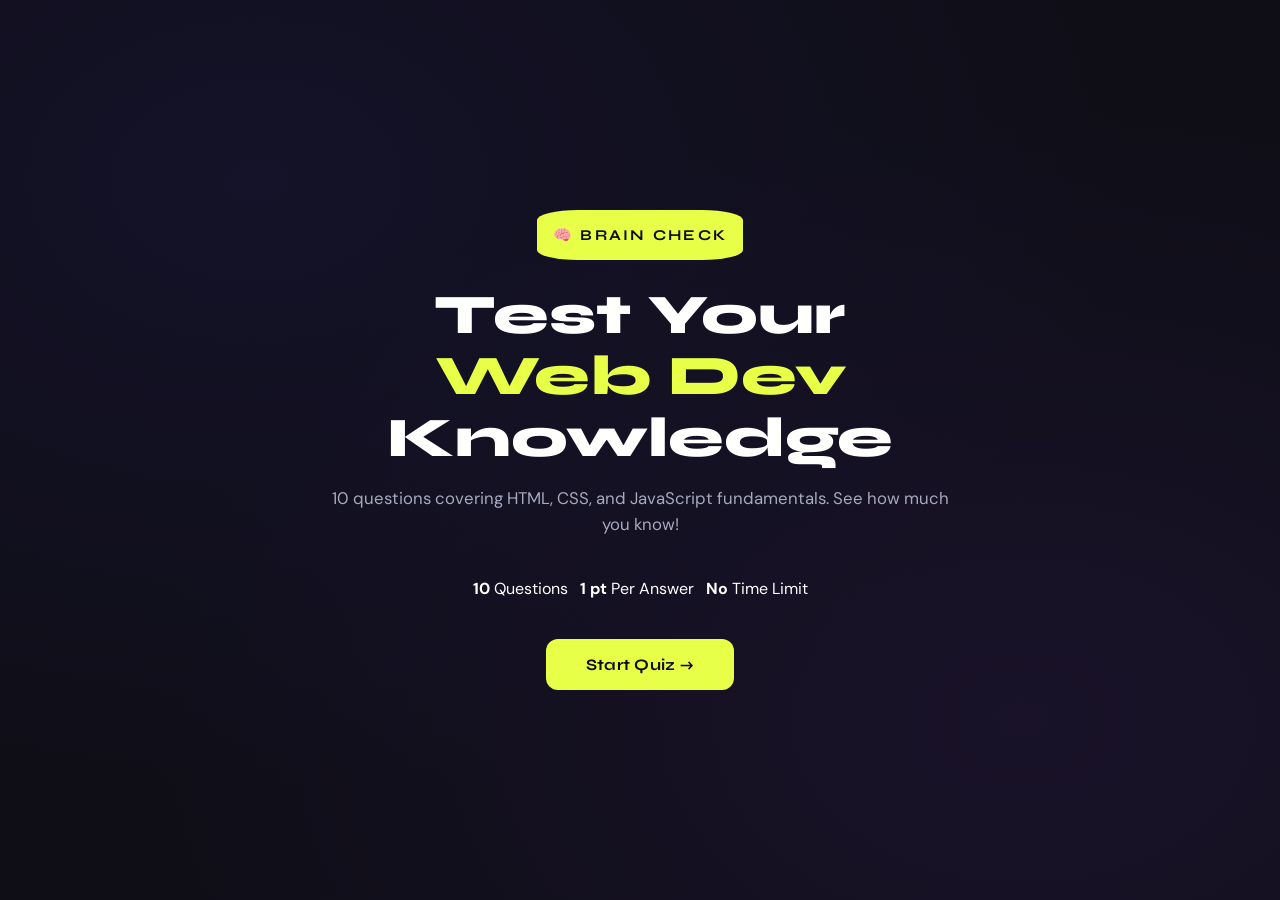
<file: index.html>
<!DOCTYPE html>
<html lang="en">
<head>
  <meta charset="UTF-8" />
  <meta name="viewport" content="width=device-width, initial-scale=1.0"/>
  <title>Quiz App</title>
  <link href="https://fonts.googleapis.com/css2?family=Syne:wght@700;800&family=DM+Sans:wght@400;500&display=swap" rel="stylesheet"/>
  <link rel="stylesheet" href="style.css">
</head>
<body>
<div class="container">


  <div class="screen active start-screen" id="startScreen">
    <div class="badge">🧠 Brain Check</div>
    <h1>Test Your <span>Web Dev</span> Knowledge</h1>
    <p>10 questions covering HTML, CSS, and JavaScript fundamentals. See how much you know!</p>
    <div class="info-row">
      <div class="info"><strong>10</strong> Questions</div>
      <div class="info"><strong>1 pt</strong> Per Answer</div>
      <div class="info"><strong>No</strong> Time Limit</div>
    </div>
    <button class="btn" onclick="startQuiz()">Start Quiz →</button>
  </div>
  


  <div class="screen quiz-screen" id="quizScreen">
    <div class="top-bar">
      <div class="q-counter">Question <span id="qNum">1</span> of 10</div>
      <div class="score-badge">Score: <span id="scoreDisplay">0</span></div>
    </div>
    <div class="progress-bar"><div class="progress-fill" id="progressFill"></div></div>
    <div class="question-card"><p id="questionText"></p></div>
    <div class="options-grid" id="optionsGrid"></div>
    <p class="feedback-msg" id="feedbackMsg"></p>
  </div>


  <div class="screen result-screen" id="resultScreen">
    <div class="result-ring">
      <svg width="140" height="140" viewBox="0 0 140 140">
        <circle class="ring-bg" cx="70" cy="70" r="55"/>
        <circle class="ring-fill" id="ringFill" cx="70" cy="70" r="55"/>
      </svg>
      <div class="ring-label" id="ringLabel"></div>
    </div>
    <h2 class="result-title" id="resultTitle"></h2>
    <p class="result-subtitle" id="resultSubtitle"></p>
    <div class="result-stats">
      <div class="stat-box">
        <span class="val green" id="statCorrect"></span>
        <span class="lbl">Correct</span>
      </div>
      <div class="stat-box">
        <span class="val red" id="statWrong"></span>
        <span class="lbl">Wrong</span>
      </div>
      <div class="stat-box">
        <span class="val yellow" id="statPct"></span>
        <span class="lbl">Score</span>
      </div>
    </div>
    <button class="btn btn-outline" onclick="location.reload()">Try Again</button>
    <button class="btn" onclick="location.reload()">New Game</button>
  </div>

</div>

<script src="main.js"></script>
</body>
</html>
</file>
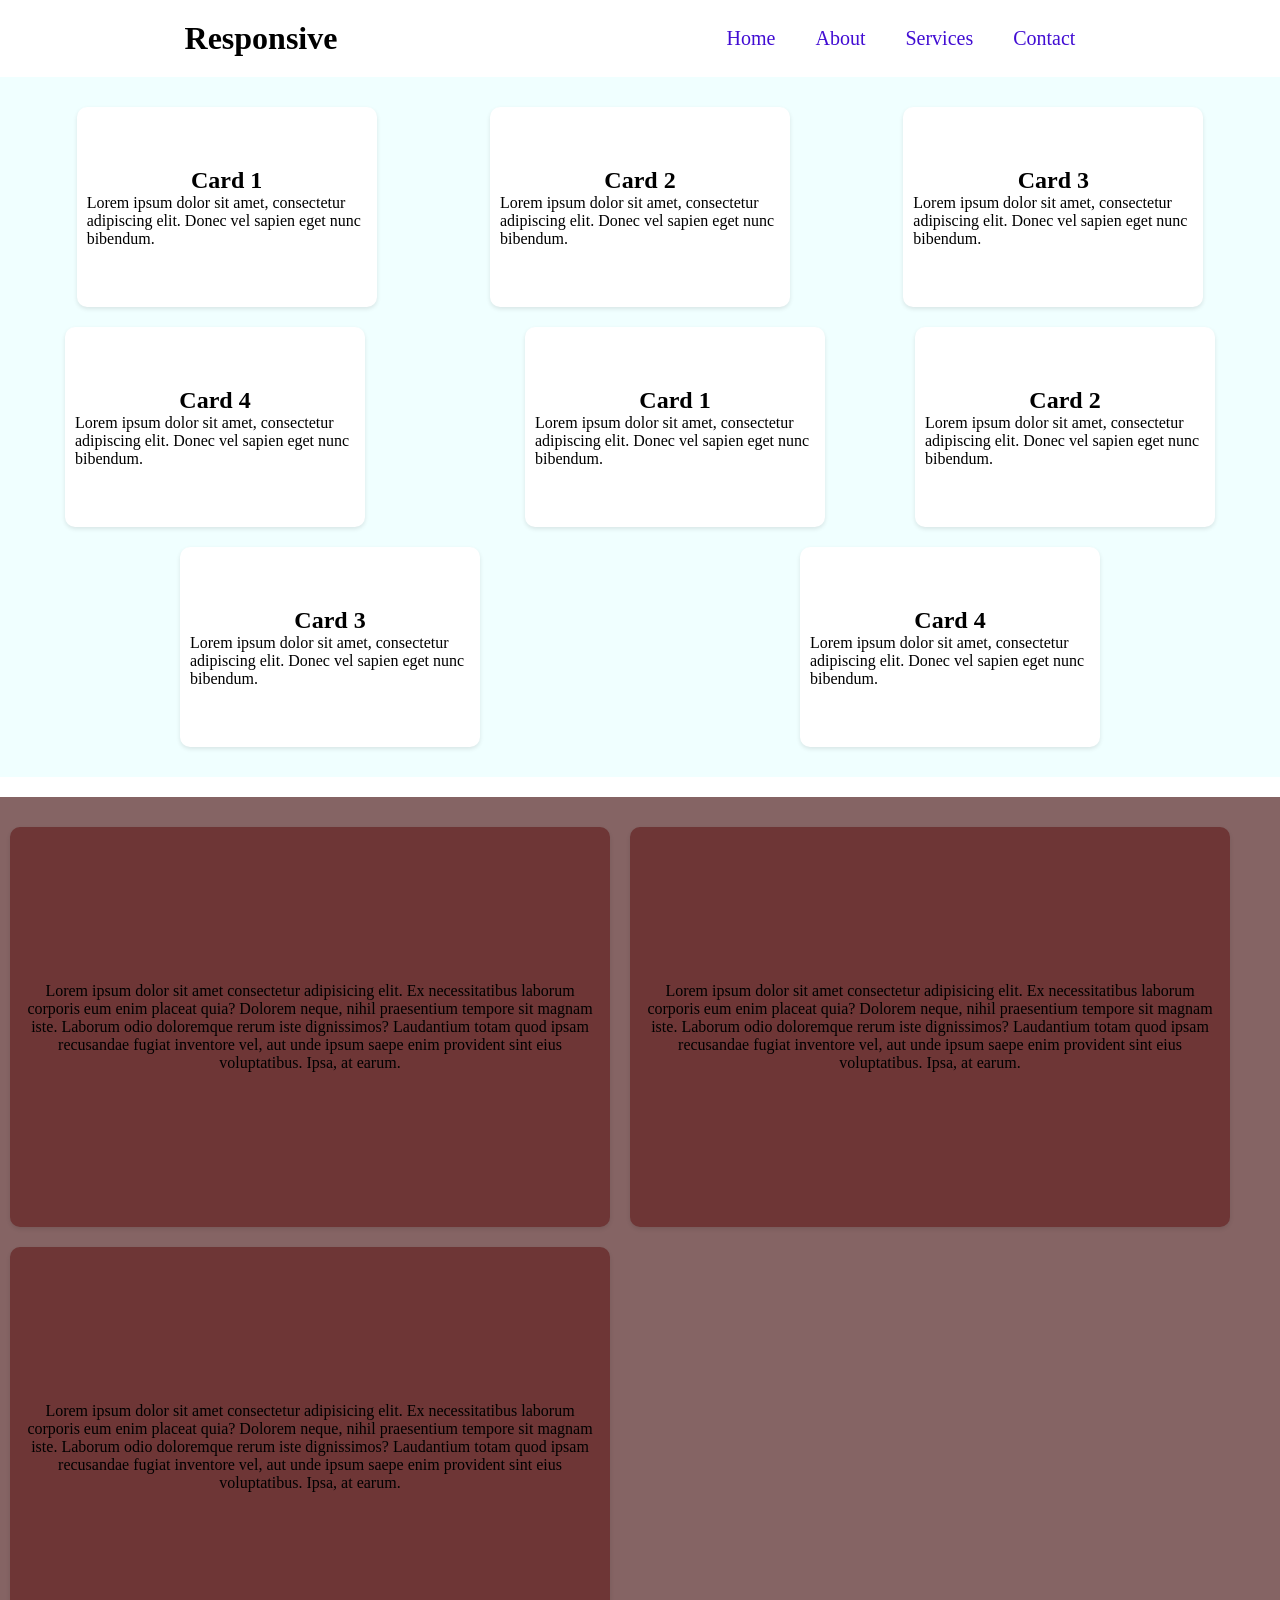
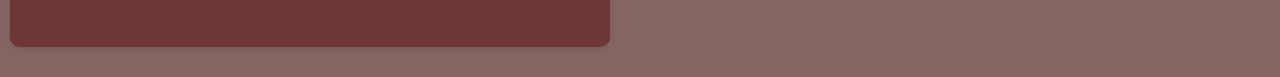
<file: day1/index.html>
<!DOCTYPE html>
<html lang="en">
<head>
    <meta charset="UTF-8">
    <meta name="viewport" content="width=device-width, initial-scale=1.0">
    <title>Responsive website</title>
    <link rel="stylesheet" href="/day1/css/style.css">
</head>
<body>
    <header>
        <div class="brand">
        <h1>Responsive</h1>
        </div>

        <div class="menu-toggle" id="mobile-menu">
            <span></span>
            <span></span>
            <span></span>
        </div>

        <nav>
            <ul>
                <li><a href="#">Home</a></li>
                <li><a href="#">About</a></li>
                <li><a href="#">Services</a></li>
                <li><a href="#">Contact</a></li>
            </ul>
        </nav>
    </header>

    <div class="hero">
        <section class="card-container">
            <div class="card">
                <h2>Card 1</h2>
                <p>Lorem ipsum dolor sit amet, consectetur adipiscing elit. Donec vel sapien eget nunc bibendum.</p>
            </div>

            <div class="card">
                <h2>Card 2</h2>
                <p>Lorem ipsum dolor sit amet, consectetur adipiscing elit. Donec vel sapien eget nunc bibendum.</p>
            </div>

            <div class="card">
                <h2>Card 3</h2>
                <p>Lorem ipsum dolor sit amet, consectetur adipiscing elit. Donec vel sapien eget nunc bibendum.</p>
            </div>

            <div class="card">
                <h2>Card 4</h2>
                <p>Lorem ipsum dolor sit amet, consectetur adipiscing elit. Donec vel sapien eget nunc bibendum.</p>
            </div>
            <br>
            <div class="card">
                <h2>Card 1</h2>
                <p>Lorem ipsum dolor sit amet, consectetur adipiscing elit. Donec vel sapien eget nunc bibendum.</p>
            </div>

            <div class="card">
                <h2>Card 2</h2>
                <p>Lorem ipsum dolor sit amet, consectetur adipiscing elit. Donec vel sapien eget nunc bibendum.</p>
            </div>

            <div class="card">
                <h2>Card 3</h2>
                <p>Lorem ipsum dolor sit amet, consectetur adipiscing elit. Donec vel sapien eget nunc bibendum.</p>
            </div>

            <div class="card">
                <h2>Card 4</h2>
                <p>Lorem ipsum dolor sit amet, consectetur adipiscing elit. Donec vel sapien eget nunc bibendum.</p>
            </div>

        </section>
    </div>

    <footer>
        <div class="foot">
            Lorem ipsum dolor sit amet consectetur adipisicing elit. Ex necessitatibus laborum corporis eum enim placeat quia? Dolorem neque, nihil praesentium tempore sit magnam iste. Laborum odio doloremque rerum iste dignissimos? Laudantium totam quod ipsam recusandae fugiat inventore vel, aut unde ipsum saepe enim provident sint eius voluptatibus. Ipsa, at earum.
        </div>

        <div class="foot">
            Lorem ipsum dolor sit amet consectetur adipisicing elit. Ex necessitatibus laborum corporis eum enim placeat quia? Dolorem neque, nihil praesentium tempore sit magnam iste. Laborum odio doloremque rerum iste dignissimos? Laudantium totam quod ipsam recusandae fugiat inventore vel, aut unde ipsum saepe enim provident sint eius voluptatibus. Ipsa, at earum.
        </div>

        <div class="foot">
            Lorem ipsum dolor sit amet consectetur adipisicing elit. Ex necessitatibus laborum corporis eum enim placeat quia? Dolorem neque, nihil praesentium tempore sit magnam iste. Laborum odio doloremque rerum iste dignissimos? Laudantium totam quod ipsam recusandae fugiat inventore vel, aut unde ipsum saepe enim provident sint eius voluptatibus. Ipsa, at earum.
        </div>
    </footer>

    <script>
        const menuToggle = document.querySelector('#mobile-menu');
        const nav = document.querySelector('nav');

        menuToggle.addEventListener('click', function() {
            menu-Toggle.classList.toggle('active');
            nav.classList.toggle('active');
        });
    </script>
</body>
</html>
</file>
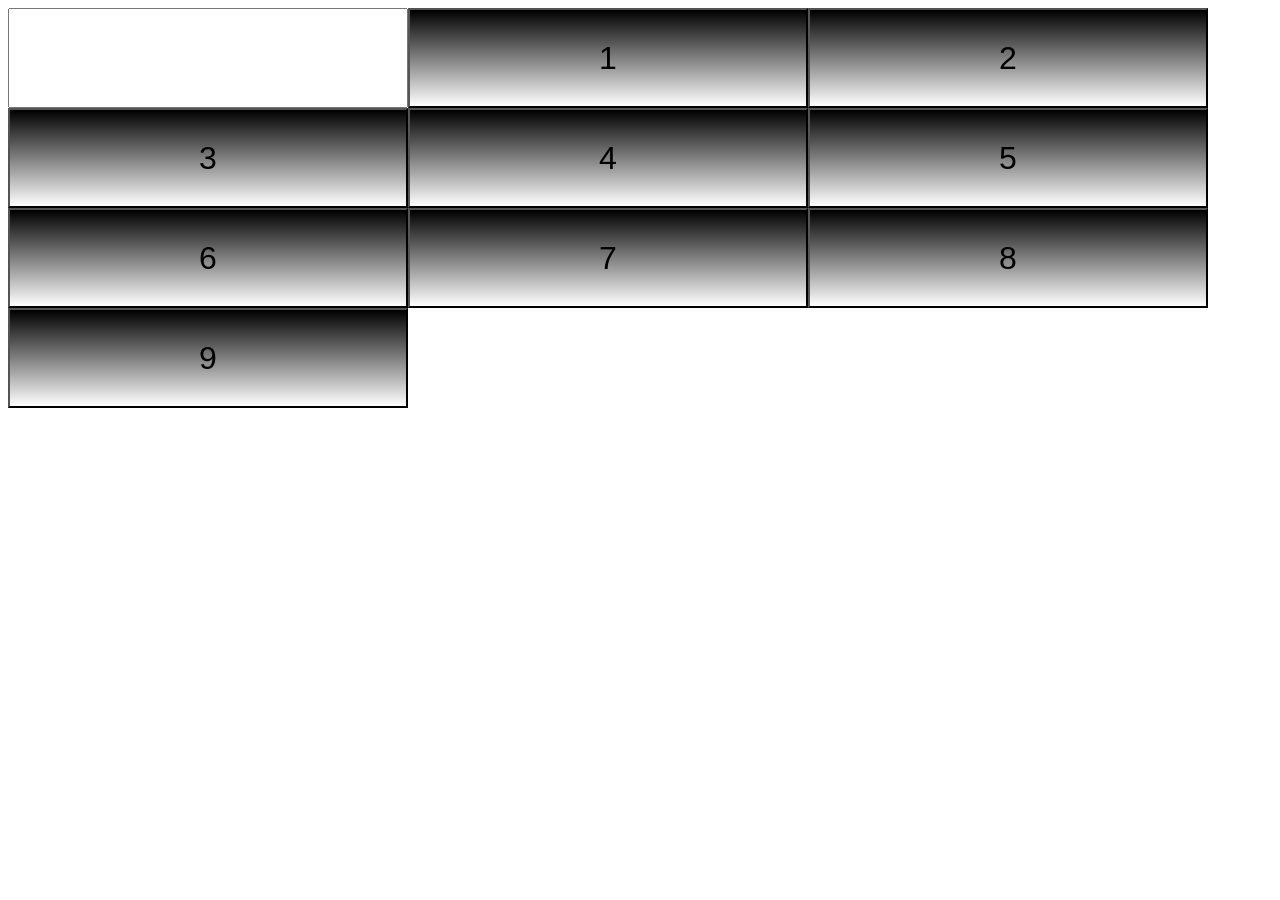
<file: day2/index.html>
<!DOCTYPE html>
<html lang="en">
<head>
    <meta charset="UTF-8">
    <meta name="viewport" content="width=device-width, initial-scale=1.0">
    <title>Document</title>

    <style>
        .container {
            display: grid;
            grid-template-columns: 400px 400px 400px;
        }

        button {
            width: 100%;
            height: 100px;
            font-size: 2rem;
            background-image: linear-gradient(to top,white, black) ;
        }

        display{
            font-size: 32px;

        }

    </style>
</head>
<body>
    <div class="container">
        <input type="text" id="display">
        <button id="one">1</button>
        <button>2</button>
        <button>3</button>
        <button>4</button>
        <button>5</button>
        <button>6</button>
        <button>7</button>
        <button>8</button>
        <button>9</button>
    </div>

    <script>
        // let btnOne = document.getElementById("one");
        // btnOne.addEventListener("click", function() {
        //     alert('You clicked the first button!')});

        let display = document.getElementById("display");
        btnOne.addEventListener("click", function() {
            display.value += btnOne.textContent;
        });
    </script>
</body>
</html>
</file>
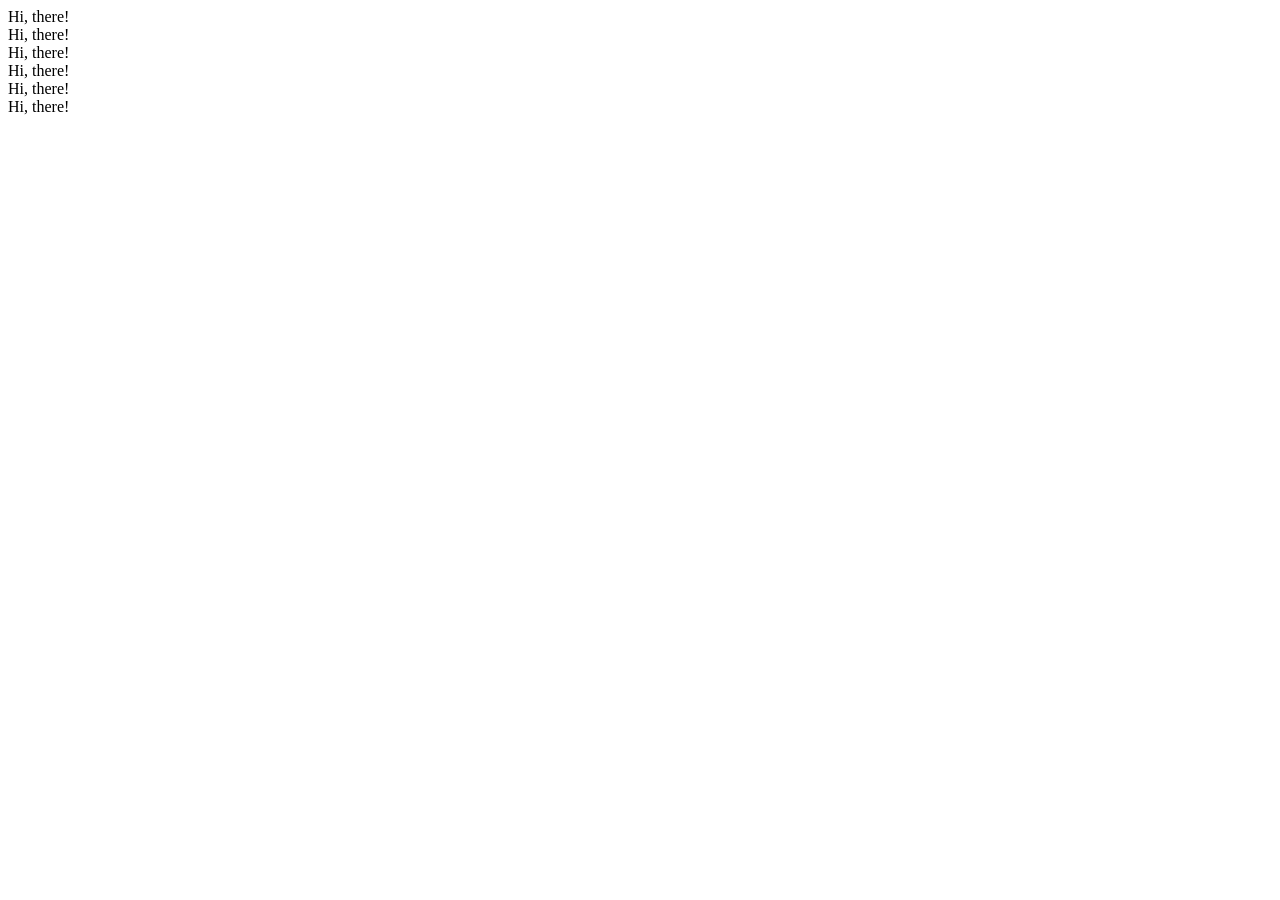
<file: day3/index.html>
<!DOCTYPE html>
<html lang="en">
<head>
    <meta charset="UTF-8">
    <meta name="viewport" content="width=device-width, initial-scale=1.0">
    <title>MMore on Javascript</title>
</head>
<body>
    <script src="main.js"></script>
</body>
</html>
</file>
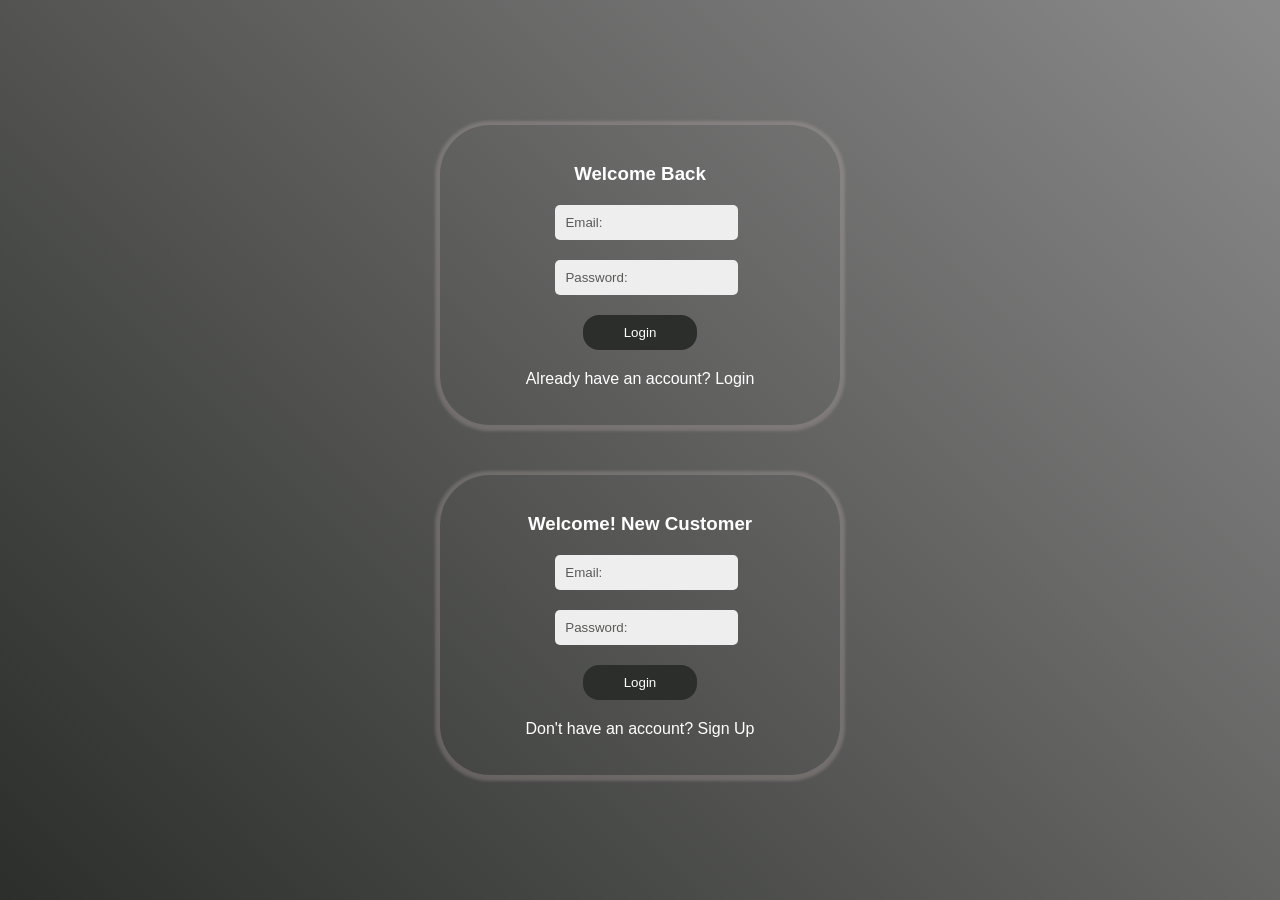
<file: day4/index.html>
<!DOCTYPE html>
<html lang="en">
<head>
    <meta charset="UTF-8">
    <meta name="viewport" content="width=device-width, initial-scale=1.0">
    <title>More on javascript day4</title>
    <link rel="stylesheet" href="./style.css">
</head>
<body>
    <div class="container">
        <div class="form1-container">
            <h3>Welcome Back</h3>
            <form>
                <input type="email" id="email" placeholder="Email: " required><br>


                <input type="password" id="password" placeholder="Password: " required><br>

                <button type="submit">Login</button>
                <p>Already have an account? <a onclick="ShowRegister()">Login</a></p>
            </form>
        </div>

        <div class="form2-container">
            <h3>Welcome! New Customer</h3>
            <form>
                <input type="email" id="email" placeholder="Email: " required><br>

                <input type="password" id="password" placeholder="Password: " required><br>

                <button type="submit">Login</button>
                    <p>Don't have an account? <a onclick="ShowLogin()">Sign Up</a></p>
            </form>
        </div>

    </div>


    <script src="./js/main.js"></script>
</body>
</html>
</file>
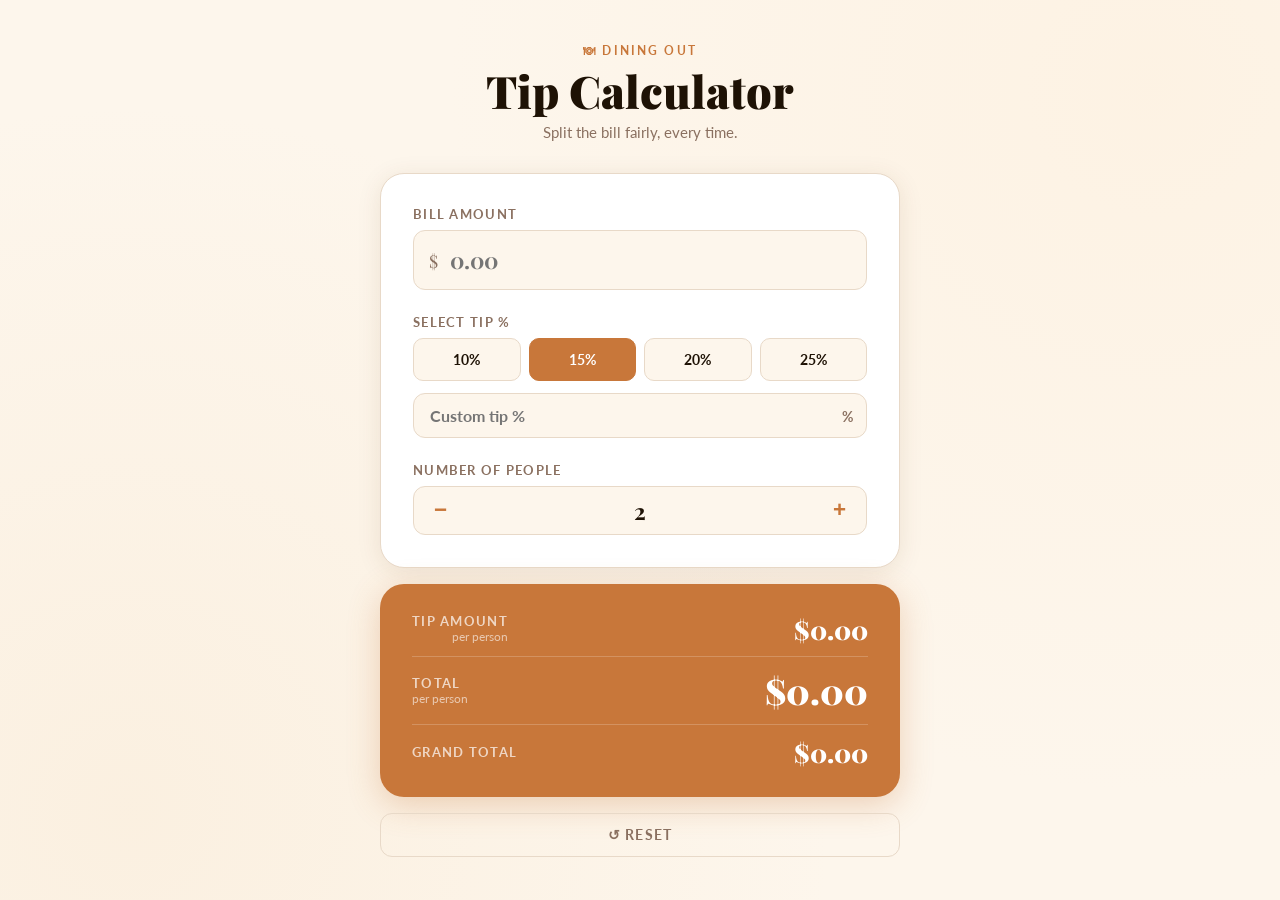
<file: tip-calculator.html>
<!DOCTYPE html>
<html lang="en">
<head>
  <meta charset="UTF-8"/>
  <meta name="viewport" content="width=device-width, initial-scale=1.0"/>
  <title>Tip Calculator</title>
  <link href="https://fonts.googleapis.com/css2?family=Playfair+Display:wght@700;900&family=Lato:wght@400;700&display=swap" rel="stylesheet"/>
  <style>
    *, *::before, *::after { box-sizing: border-box; margin: 0; padding: 0; }

    :root {
      --bg: #fdf6ec;
      --card: #ffffff;
      --accent: #c8773a;
      --accent-light: #f5e6d8;
      --text: #1e1205;
      --muted: #8a7060;
      --border: #e8d9c8;
      --shadow: 0 4px 24px rgba(100,60,20,0.10);
    }

    body {
      font-family: 'Lato', sans-serif;
      background: var(--bg);
      color: var(--text);
      min-height: 100vh;
      display: flex;
      align-items: center;
      justify-content: center;
      padding: 24px;
      background-image:
        radial-gradient(circle at 10% 90%, #f5dfc044 0%, transparent 50%),
        radial-gradient(circle at 90% 10%, #fde8cc44 0%, transparent 50%);
    }

    .app {
      width: 100%;
      max-width: 520px;
      animation: fadeUp 0.5s ease forwards;
    }

    header {
      text-align: center;
      margin-bottom: 32px;
    }
    header .eyebrow {
      font-size: 0.75rem;
      font-weight: 700;
      letter-spacing: 0.18em;
      text-transform: uppercase;
      color: var(--accent);
      margin-bottom: 8px;
    }
    header h1 {
      font-family: 'Playfair Display', serif;
      font-size: clamp(2rem, 5vw, 2.8rem);
      font-weight: 900;
      line-height: 1.1;
      color: var(--text);
    }
    header p {
      color: var(--muted);
      font-size: 0.95rem;
      margin-top: 8px;
    }

    .card {
      background: var(--card);
      border: 1px solid var(--border);
      border-radius: 24px;
      padding: 32px;
      box-shadow: var(--shadow);
      margin-bottom: 16px;
    }

    .field { margin-bottom: 24px; }
    .field:last-child { margin-bottom: 0; }

    label {
      display: block;
      font-size: 0.8rem;
      font-weight: 700;
      letter-spacing: 0.1em;
      text-transform: uppercase;
      color: var(--muted);
      margin-bottom: 8px;
    }

    .input-wrap {
      position: relative;
    }
    .input-wrap .prefix {
      position: absolute;
      left: 16px;
      top: 50%;
      transform: translateY(-50%);
      font-family: 'Playfair Display', serif;
      font-size: 1.1rem;
      color: var(--muted);
      pointer-events: none;
    }
    input[type="number"] {
      width: 100%;
      background: var(--bg);
      border: 1.5px solid var(--border);
      border-radius: 12px;
      color: var(--text);
      font-family: 'Playfair Display', serif;
      font-size: 1.4rem;
      font-weight: 700;
      padding: 14px 16px 14px 36px;
      outline: none;
      transition: border-color 0.2s;
      -moz-appearance: textfield;
    }
    input[type="number"]::-webkit-inner-spin-button,
    input[type="number"]::-webkit-outer-spin-button { -webkit-appearance: none; }
    input[type="number"]:focus { border-color: var(--accent); }

    /* Tip Buttons */
    .tip-grid {
      display: grid;
      grid-template-columns: repeat(4, 1fr);
      gap: 8px;
      margin-bottom: 12px;
    }
    .tip-btn {
      background: var(--bg);
      border: 1.5px solid var(--border);
      border-radius: 10px;
      color: var(--text);
      cursor: pointer;
      font-family: 'Lato', sans-serif;
      font-size: 0.9rem;
      font-weight: 700;
      padding: 12px 6px;
      transition: all 0.18s;
    }
    .tip-btn:hover { border-color: var(--accent); color: var(--accent); }
    .tip-btn.active {
      background: var(--accent);
      border-color: var(--accent);
      color: #fff;
    }
    .custom-tip-wrap {
      position: relative;
    }
    .custom-tip-wrap .suffix {
      position: absolute;
      right: 14px;
      top: 50%;
      transform: translateY(-50%);
      font-weight: 700;
      color: var(--muted);
      font-size: 0.9rem;
      pointer-events: none;
    }
    input#customTip {
      font-family: 'Lato', sans-serif;
      font-size: 1rem;
      font-weight: 700;
      padding: 12px 36px 12px 16px;
    }

    /* People Stepper */
    .stepper {
      display: flex;
      align-items: center;
      gap: 0;
      background: var(--bg);
      border: 1.5px solid var(--border);
      border-radius: 12px;
      overflow: hidden;
    }
    .stepper button {
      background: none;
      border: none;
      color: var(--accent);
      cursor: pointer;
      font-size: 1.4rem;
      font-weight: 700;
      padding: 12px 20px;
      transition: background 0.15s;
      line-height: 1;
    }
    .stepper button:hover { background: var(--accent-light); }
    .stepper .people-val {
      flex: 1;
      text-align: center;
      font-family: 'Playfair Display', serif;
      font-size: 1.4rem;
      font-weight: 700;
    }

    /* Results */
    .results-card {
      background: var(--accent);
      border-radius: 24px;
      padding: 28px 32px;
      box-shadow: 0 8px 32px rgba(200,119,58,0.3);
    }
    .results-card .result-row {
      display: flex;
      justify-content: space-between;
      align-items: center;
      padding: 10px 0;
      border-bottom: 1px solid rgba(255,255,255,0.2);
    }
    .results-card .result-row:last-child { border-bottom: none; padding-bottom: 0; }
    .results-card .result-row:first-child { padding-top: 0; }
    .result-label {
      font-size: 0.8rem;
      font-weight: 700;
      letter-spacing: 0.1em;
      text-transform: uppercase;
      color: rgba(255,255,255,0.7);
    }
    .result-value {
      font-family: 'Playfair Display', serif;
      font-size: 1.6rem;
      font-weight: 900;
      color: #fff;
    }
    .result-value.big {
      font-size: 2.2rem;
    }
    .result-sub {
      font-size: 0.75rem;
      color: rgba(255,255,255,0.6);
      text-align: right;
    }

    .reset-btn {
      width: 100%;
      margin-top: 16px;
      background: transparent;
      border: 1.5px solid var(--border);
      border-radius: 12px;
      color: var(--muted);
      cursor: pointer;
      font-family: 'Lato', sans-serif;
      font-size: 0.85rem;
      font-weight: 700;
      letter-spacing: 0.08em;
      text-transform: uppercase;
      padding: 13px;
      transition: all 0.2s;
    }
    .reset-btn:hover { border-color: var(--accent); color: var(--accent); }

    @keyframes fadeUp {
      from { opacity: 0; transform: translateY(20px); }
      to   { opacity: 1; transform: translateY(0); }
    }
  </style>
</head>
<body>
<div class="app">

  <header>
    <div class="eyebrow">🍽 Dining Out</div>
    <h1>Tip Calculator</h1>
    <p>Split the bill fairly, every time.</p>
  </header>

  <!-- INPUT CARD -->
  <div class="card">

    <!-- Bill Amount -->
    <div class="field">
      <label>Bill Amount</label>
      <div class="input-wrap">
        <span class="prefix">$</span>
        <input type="number" id="billInput" placeholder="0.00" min="0" step="0.01" oninput="calculate()"/>
      </div>
    </div>

    <!-- Tip % -->
    <div class="field">
      <label>Select Tip %</label>
      <div class="tip-grid">
        <button class="tip-btn" data-tip="10" onclick="selectTip(this)">10%</button>
        <button class="tip-btn active" data-tip="15" onclick="selectTip(this)">15%</button>
        <button class="tip-btn" data-tip="20" onclick="selectTip(this)">20%</button>
        <button class="tip-btn" data-tip="25" onclick="selectTip(this)">25%</button>
      </div>
      <div class="custom-tip-wrap">
        <input type="number" id="customTip" placeholder="Custom tip %" min="0" max="100" oninput="handleCustomTip()"/>
        <span class="suffix">%</span>
      </div>
    </div>

    <!-- Number of People -->
    <div class="field">
      <label>Number of People</label>
      <div class="stepper">
        <button onclick="changePeople(-1)">−</button>
        <span class="people-val" id="peopleVal">2</span>
        <button onclick="changePeople(1)">+</button>
      </div>
    </div>

  </div>

  <!-- RESULTS CARD -->
  <div class="results-card">
    <div class="result-row">
      <div>
        <div class="result-label">Tip Amount</div>
        <div class="result-sub">per person</div>
      </div>
      <div class="result-value" id="tipPerPerson">$0.00</div>
    </div>
    <div class="result-row">
      <div>
        <div class="result-label">Total</div>
        <div class="result-sub">per person</div>
      </div>
      <div class="result-value big" id="totalPerPerson">$0.00</div>
    </div>
    <div class="result-row">
      <div><div class="result-label">Grand Total</div></div>
      <div class="result-value" id="grandTotal">$0.00</div>
    </div>
  </div>

  <button class="reset-btn" onclick="resetAll()">↺ Reset</button>

</div>

<script>
  let tipPercent = 15;
  let people = 2;

  function selectTip(btn) {
    // Remove active from all tip buttons
    document.querySelectorAll('.tip-btn').forEach(b => b.classList.remove('active'));
    btn.classList.add('active');
    tipPercent = parseFloat(btn.dataset.tip);
    // Clear custom tip input
    document.getElementById('customTip').value = '';
    calculate();
  }

  function handleCustomTip() {
    const val = parseFloat(document.getElementById('customTip').value);
    // Deselect all preset buttons
    document.querySelectorAll('.tip-btn').forEach(b => b.classList.remove('active'));
    tipPercent = isNaN(val) ? 0 : val;
    calculate();
  }

  function changePeople(delta) {
    people = Math.max(1, people + delta);
    document.getElementById('peopleVal').textContent = people;
    calculate();
  }

  function calculate() {
    const bill = parseFloat(document.getElementById('billInput').value) || 0;
    const tipTotal = bill * (tipPercent / 100);
    const grandTotal = bill + tipTotal;
    const tipPP = tipTotal / people;
    const totalPP = grandTotal / people;

    document.getElementById('tipPerPerson').textContent  = fmt(tipPP);
    document.getElementById('totalPerPerson').textContent = fmt(totalPP);
    document.getElementById('grandTotal').textContent    = fmt(grandTotal);
  }

  function fmt(n) {
    return '$' + n.toFixed(2);
  }

  function resetAll() {
    document.getElementById('billInput').value = '';
    document.getElementById('customTip').value = '';
    people = 2;
    tipPercent = 15;
    document.getElementById('peopleVal').textContent = '2';
    document.querySelectorAll('.tip-btn').forEach(b => b.classList.remove('active'));
    document.querySelector('[data-tip="15"]').classList.add('active');
    calculate();
  }
</script>
</body>
</html>
</file>
<file: style.css>
*, *::before, *::after { box-sizing: border-box; margin: 0; padding: 0; }

    :root {
      --bg: #0f0e17;
      --card: #1a1927;
      --accent: #e8ff48;
      --accent2: #ff6b6b;
      --text: #fffffe;
      --muted: #a7a9be;
      --border: #2e2c45;
      --correct: #5cdb95;
      --wrong: #ff6b6b;
    }

    body {
      font-family: 'DM Sans', sans-serif;
      background: var(--bg);
      color: var(--text);
      min-height: 100vh;
      display: flex;
      align-items: center;
      justify-content: center;
      padding: 24px;
      background-image: radial-gradient(ellipse at 20% 20%, #1e1b4b55 0%, transparent 60%),
                        radial-gradient(ellipse at 80% 80%, #2d1b4e55 0%, transparent 60%);
    }

    .container {
      width: 100%;
      max-width: 620px;
    }

    /* ── SCREEN MANAGEMENT ── */
    .screen { display: none; }
    .screen.active { display: block; }

    /* ── START SCREEN ── */
    .start-screen {
      text-align: center;
      animation: fadeUp 0.6s ease forwards;
    }
    .start-screen .badge {
      display: inline-block;
      background: var(--accent);
      color: var(--bg);
      font-family: 'Syne', sans-serif;
      font-size: 15px;
      font-weight: 700;
      letter-spacing: 0.15em;
      text-transform: uppercase;
      padding: 16px;
      border-radius: 20%;
      margin-bottom: 24px;
    }
    .start-screen h1 {
      font-family: 'Syne', sans-serif;
      font-size: clamp(2.4rem, 6vw, 3.5rem);
      font-weight: 800;
      line-height: 1.1;
      margin-bottom: 16px;
    }
    .start-screen h1 span { color: var(--accent); }
    .start-screen p {
      color: var(--muted);
      font-size: 1.05rem;
      line-height: 1.6;
      margin-bottom: 40px;
    }
    .info-row {
      display: flex;
      justify-content: center;
      gap: 12px;
      margin-bottom: 40px;
      flex-wrap: wrap;
    }
    .info-pill {
      background: var(--card);
      border: 1px solid var(--border);
      border-radius: 10px;
      padding: 10px 20px;
      font-size: 0.85rem;
      color: var(--muted);
    }
    .info-pill strong { color: var(--text); display: block; font-size: 1rem; }

    /* ── QUIZ SCREEN ── */
    .quiz-screen { animation: fadeUp 0.5s ease forwards; }

    .top-bar {
      display: flex;
      justify-content: space-between;
      align-items: center;
      margin-bottom: 28px;
    }
    .q-counter {
      font-family: 'Syne', sans-serif;
      font-size: 0.85rem;
      color: var(--muted);
    }
    .q-counter span { color: var(--text); font-size: 1.1rem; }
    .score-badge {
      background: var(--card);
      border: 1px solid var(--border);
      border-radius: 8px;
      padding: 6px 14px;
      font-size: 0.85rem;
      color: var(--muted);
    }
    .score-badge span { color: var(--accent); font-weight: 700; }

    .progress-bar {
      height: 4px;
      background: var(--border);
      border-radius: 999px;
      margin-bottom: 32px;
      overflow: hidden;
    }
    .progress-fill {
      height: 100%;
      background: var(--accent);
      border-radius: 999px;
      transition: width 0.4s ease;
    }

    .question-card {
      background: var(--card);
      border: 1px solid var(--border);
      border-radius: 20px;
      padding: 32px;
      margin-bottom: 20px;
    }
    .question-card p {
      font-family: 'Syne', sans-serif;
      font-size: clamp(1.1rem, 2.5vw, 1.35rem);
      font-weight: 700;
      line-height: 1.4;
    }

    .options-grid {
      display: grid;
      gap: 12px;
      margin-bottom: 24px;
    }
    .option-btn {
      background: var(--card);
      border: 1.5px solid var(--border);
      border-radius: 14px;
      color: var(--text);
      cursor: pointer;
      font-family: 'DM Sans', sans-serif;
      font-size: 0.95rem;
      padding: 16px 20px;
      text-align: left;
      transition: border-color 0.2s, background 0.2s, transform 0.15s;
      display: flex;
      align-items: center;
      gap: 14px;
    }
    .option-btn:hover:not(:disabled) {
      border-color: var(--accent);
      transform: translateX(4px);
    }
    .option-btn .opt-label {
      background: var(--border);
      border-radius: 8px;
      width: 30px; height: 30px;
      display: grid;
      place-items: center;
      font-family: 'Syne', sans-serif;
      font-size: 0.8rem;
      font-weight: 700;
      flex-shrink: 0;
      transition: background 0.2s, color 0.2s;
    }
    .option-btn:hover:not(:disabled) .opt-label {
      background: var(--accent);
      color: var(--bg);
    }
    .option-btn.correct {
      border-color: var(--correct);
      background: #5cdb9515;
    }
    .option-btn.correct .opt-label { background: var(--correct); color: var(--bg); }
    .option-btn.wrong {
      border-color: var(--wrong);
      background: #ff6b6b15;
    }
    .option-btn.wrong .opt-label { background: var(--wrong); color: var(--bg); }
    .option-btn:disabled { cursor: default; transform: none; }

    .feedback-msg {
      text-align: center;
      font-size: 0.9rem;
      min-height: 22px;
      color: var(--muted);
      margin-bottom: 4px;
      transition: color 0.3s;
    }
    .feedback-msg.correct { color: var(--correct); }
    .feedback-msg.wrong { color: var(--wrong); }

    /* ── RESULT SCREEN ── */
    .result-screen {
      text-align: center;
      animation: fadeUp 0.6s ease forwards;
    }
    .result-ring {
      position: relative;
      width: 140px;
      height: 140px;
      margin: 0 auto 32px;
    }
    .result-ring svg { transform: rotate(-90deg); }
    .result-ring circle {
      fill: none;
      stroke-width: 8;
      stroke-linecap: round;
    }
    .ring-bg { stroke: var(--border); }
    .ring-fill {
      stroke: var(--accent);
      stroke-dasharray: 345;
      stroke-dashoffset: 345;
      transition: stroke-dashoffset 1.2s ease;
    }
    .ring-fill.animate { stroke-dashoffset: var(--offset); }
    .ring-label {
      position: absolute;
      top: 50%; left: 50%;
      transform: translate(-50%, -50%);
      font-family: 'Syne', sans-serif;
      font-size: 2rem;
      font-weight: 800;
      color: var(--text);
    }
    .result-title {
      font-family: 'Syne', sans-serif;
      font-size: clamp(1.6rem, 4vw, 2.2rem);
      font-weight: 800;
      margin-bottom: 10px;
    }
    .result-subtitle {
      color: var(--muted);
      margin-bottom: 36px;
      font-size: 0.95rem;
    }
    .result-stats {
      display: grid;
      grid-template-columns: repeat(3, 1fr);
      gap: 12px;
      margin-bottom: 36px;
    }
    .stat-box {
      background: var(--card);
      border: 1px solid var(--border);
      border-radius: 14px;
      padding: 16px 10px;
    }
    .stat-box .val {
      font-family: 'Syne', sans-serif;
      font-size: 1.6rem;
      font-weight: 800;
      display: block;
    }
    .stat-box .val.green { color: var(--correct); }
    .stat-box .val.red { color: var(--wrong); }
    .stat-box .val.yellow { color: var(--accent); }
    .stat-box .lbl { font-size: 0.75rem; color: var(--muted); margin-top: 4px; display: block; }

    /* ── BUTTON ── */
    .btn {
      background: var(--accent);
      border: none;
      border-radius: 12px;
      color: var(--bg);
      cursor: pointer;
      font-family: 'Syne', sans-serif;
      font-size: 1rem;
      font-weight: 700;
      padding: 16px 40px;
      transition: transform 0.15s, opacity 0.15s;
      letter-spacing: 0.02em;
    }
    .btn:hover { transform: translateY(-2px); opacity: 0.9; }
    .btn:active { transform: translateY(0); }
    .btn-outline {
      background: transparent;
      border: 1.5px solid var(--border);
      color: var(--text);
      margin-right: 10px;
    }
    .btn-outline:hover { border-color: var(--accent); color: var(--accent); }

    /* ── ANIMATIONS ── */
    @keyframes fadeUp {
      from { opacity: 0; transform: translateY(24px); }
      to   { opacity: 1; transform: translateY(0); }
    }
</file>
<file: day1/css/style.css>
* {
    margin: 0;
    padding: 0;
    box-sizing: border-box;
}

@import url('https://fonts.googleapis.com/css2?family=Roboto:wght@400;700&display=swap');

header {
    display: flex;
    justify-content: space-around;
    align-items: center;
    box-shadow: 0 2px 4px rgba(0, 0, 0, 0.1);
    padding: 20px 0;
}

.menu-toggle {
    display: none;
}

nav ul {
    display: flex;
    list-style: none;
    display: flex;
}

nav ul li {
    margin: 0 20px;
}

nav ul li a {
    text-decoration: none;
    color: rgb(66, 13, 211);
    font-size: 20px;
}

nav ul li a :hover {
    color: rgb(28, 27, 31);
    font-weight: bold;
    background-color: rgba(255, 255, 255, 0.8);
}

@media (max-width: 768px) {
    .menu-toggle {
        display: block;
        cursor: pointer;
    }

    nav ul {
        display: none;
        flex-direction: column;
        width: 100%;
        text-align: center;
    }

    nav ul li {
        margin: 10px 0;
    }
}

footer {
    text-align: center;
    padding: 20px 0;
    background-color: #856464;
    margin-top: 20px;
    display: flex;
    flex-wrap: wrap;
}
footer .foot {
    background-color: bisque;
    width: 600px;
    height: 400px;
    background-color: #6e3636;
    border-radius: 10px;
    box-shadow: 0 2px 4px rgba(2, 2, 2, 0.1);
    display: flex;
    justify-content: center;
    align-items: center;
    padding: 10px;
    margin: 10px;
    flex-wrap: wrap;
}

.card-container {
    display: flex;
    justify-content: space-around;
    padding: 20px;
    background-color: azure;
}

.hero .card-container .card{
    width: 300px;
    height: 200px;
    background-color: #ffffff;
    border-radius: 10px;
    box-shadow: 0 2px 4px rgba(2, 2, 2, 0.1);
    display: flex;
    flex-direction: column;
    justify-content: center;
    align-items: center;
    padding: 10px;
    margin: 10px;
}

.hero .card-container{
    display: flex;
    justify-content: space-around;
    padding: 20px;
    flex-wrap: wrap;
}
</file>
<file: day4/style.css>
*{
    margin: 0;
    padding: 0;
    box-sizing: border-box;
}

body{
    font-family: 'Poppins', sans-serif;
    background: linear-gradient(45deg, rgb(44, 46, 43), rgb(138, 138, 138));
    font-size: medium;
}

.container{
    width: 100%;
    height: 100vh;
    display: flex;
    flex-direction: column;
    justify-content: center;
    align-items: center;
    background: transparent;
    box-shadow: 0px 1px 3px 15px rgba(233, 210, 210, 0.2);
}

.form1-container{
    width: 400px;
    height: 300px;
    display: flex;
    flex-direction: column;
    justify-content: center;
    align-items: center;
    background: transparent;
    box-shadow: 0px 1px 3px 5px rgba(233, 210, 210, 0.2);
    margin-bottom: 50px;
    border-radius: 50px;
}

.form2-container{
    width: 400px;
    height: 300px;
    display: flex;
    flex-direction: column;
    justify-content: center;
    align-items: center;
    background: transparent;
    box-shadow: 0px 1px 3px 5px rgba(233, 210, 210, 0.2);
    border-radius: 50px;
}

h3{
    margin-bottom: 20px;
    color: rgb(44, 46, 43);
}

input{
    width: 80%;
    padding: 10px;
    margin-bottom: 20px;
    border: none;
    border-radius: 5px;
    background: rgb(238, 238, 238);
    margin-left: 13%;
}

input::placeholder{
    color: rgb(89, 90, 88);
    font-size: regular;
}

button{
    width: 50%;
    padding: 10px;
    border: none;
    border-radius: 16px;
    background: rgb(44, 46, 43);
    cursor: pointer;
    text-align: center;
    margin-bottom: 20px;
    margin-left: 25%;
    font-size: regular;
    color: rgb(255, 255, 255);

}

a{
    color: rgb(255, 255, 255);
    text-decoration: none;
    font-size: regular;
}

p{
    color: rgb(255, 255, 255);
    font-size: regular;
}

h3{
    color: rgb(255, 255, 255);
    font-size: regular;
}
</file>
